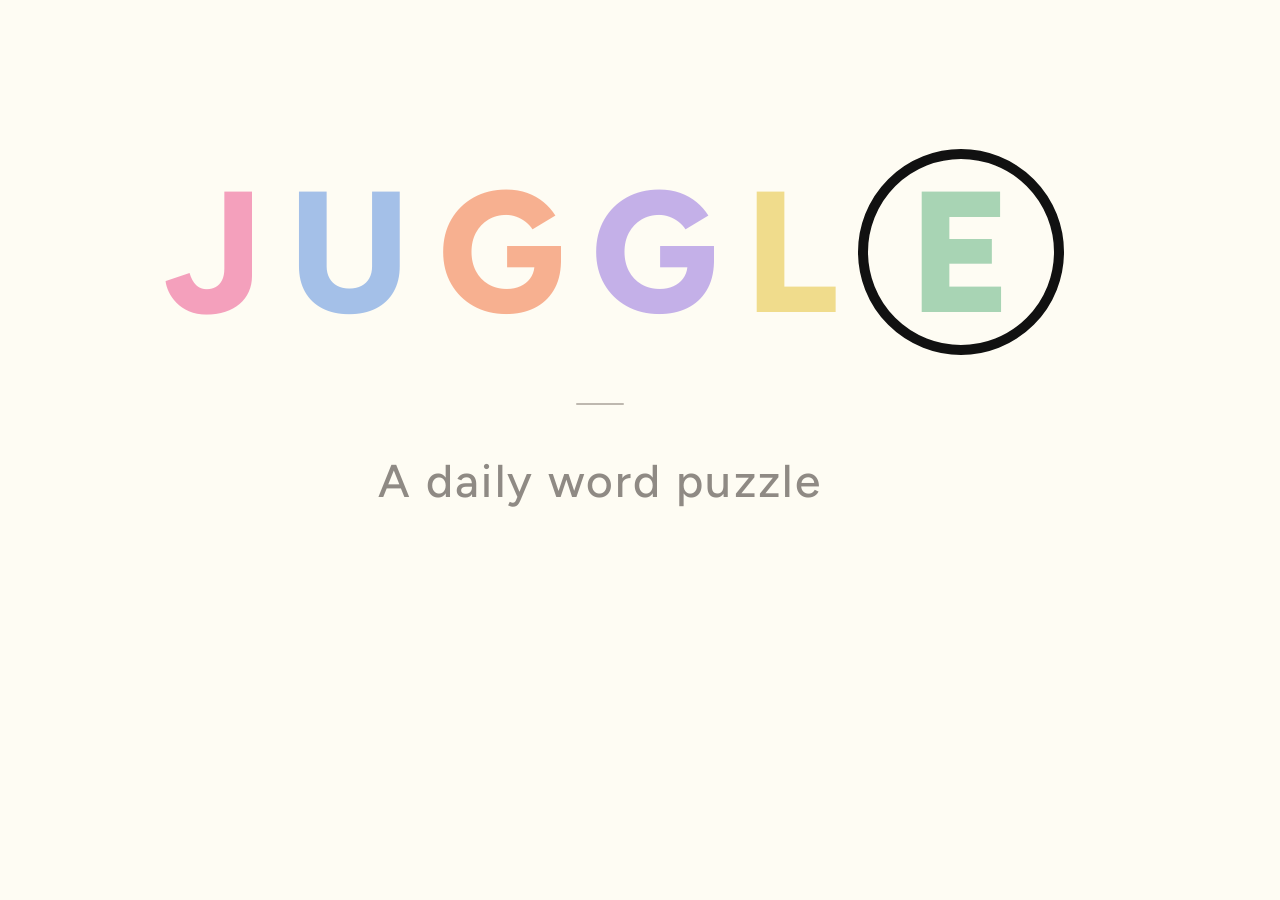
<file: og-image-source.html>
<!DOCTYPE html>
<html>
<head>
<meta charset="UTF-8">
<link rel="preconnect" href="https://fonts.googleapis.com">
<link rel="preconnect" href="https://fonts.gstatic.com" crossorigin>
<link href="https://fonts.googleapis.com/css2?family=Figtree:wght@500;800&display=swap" rel="stylesheet">
<style>
* { margin: 0; padding: 0; box-sizing: border-box; }

html, body {
  width: 1200px;
  height: 630px;
  overflow: hidden;
  background: #FEFCF3;
  display: flex;
  flex-direction: column;
  align-items: center;
  justify-content: center;
}

/* Lowers the entire composition slightly */
body {
  padding-top: 28px;
}

.logo {
  font-family: 'Figtree', sans-serif;
  font-size: 172px;
  font-weight: 800;
  letter-spacing: 0.16em;
  text-transform: uppercase;
  display: inline-flex;
  align-items: center;
  line-height: 1;
  margin-right: -0.16em;
}

.logo-circle {
  display: inline-flex;
  align-items: center;
  justify-content: center;
  width: 1.2em;
  height: 1.2em;
  border: 10px solid #111;
  border-radius: 50%;
  flex-shrink: 0;
  line-height: 1;
  letter-spacing: 0;
  margin-left: -0.05em;
}

.divider {
  width: 48px;
  height: 2.5px;
  background: #BEB8AF;
  border-radius: 2px;
  margin-top: 48px;
  margin-bottom: 48px;
}

.tagline {
  font-family: 'Figtree', sans-serif;
  font-size: 46px;
  font-weight: 500;
  color: #8F8A84;
  letter-spacing: 0.05em;
  white-space: nowrap;
}
</style>
</head>
<body>
  <div class="logo">
    <span style="color:#F4A0BC">J</span><span style="color:#A4C0E8">U</span><span style="color:#F7B090">G</span><span style="color:#C4B0E8">G</span><span style="color:#F0DC8C">L</span><span class="logo-circle" style="color:#A8D4B4">E</span>
  </div>
  <div class="divider"></div>
  <div class="tagline">A daily word puzzle</div>
</body>
</html>
</file>
